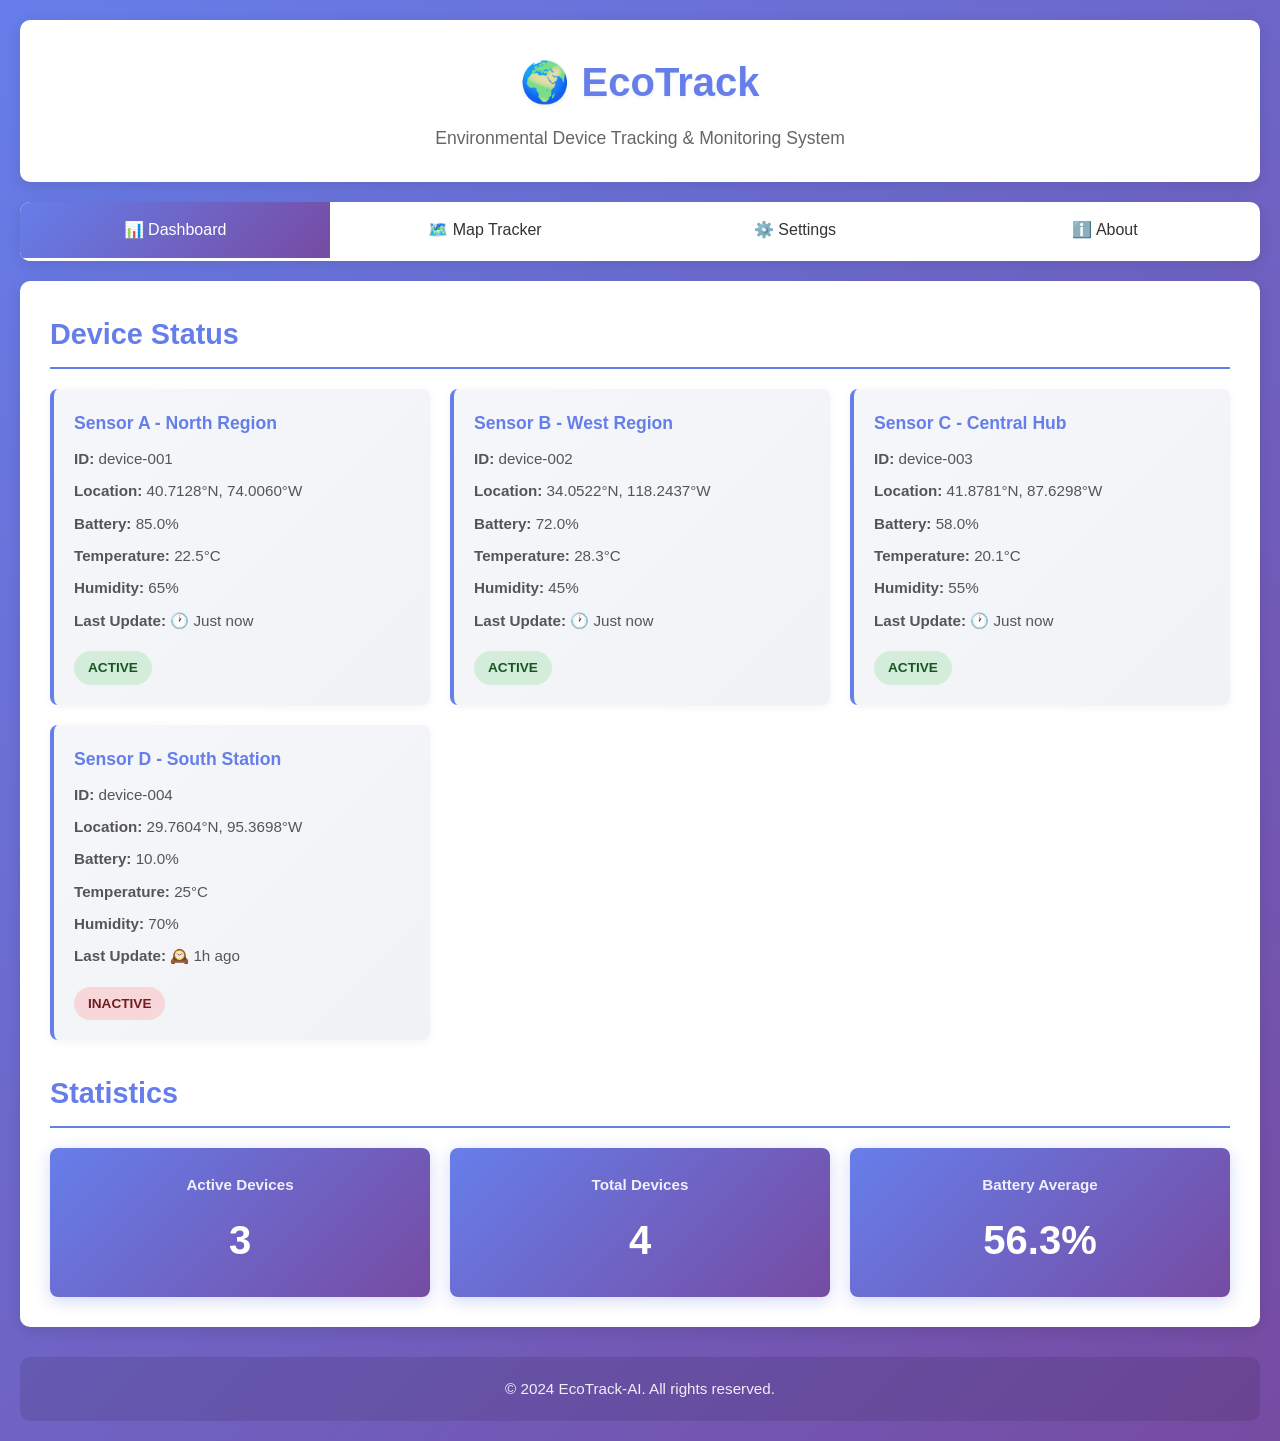
<file: frontend/index.html>
<!DOCTYPE html>
<html lang="en">
<head>
    <meta charset="UTF-8">
    <meta name="viewport" content="width=device-width, initial-scale=1.0">
    <title>EcoTrack - Environmental Tracking System</title>
    <link rel="stylesheet" href="css/desktop.css">
</head>
<body>
    <div class="container">
        <header>
            <h1>🌍 EcoTrack</h1>
            <p>Environmental Device Tracking & Monitoring System</p>
        </header>
        
        <nav>
            <ul>
                <li><a href="index.html" class="active">📊 Dashboard</a></li>
                <li><a href="pages/map-tracker.html">🗺️ Map Tracker</a></li>
                <li><a href="#">⚙️ Settings</a></li>
                <li><a href="#">ℹ️ About</a></li>
            </ul>
        </nav>
        
        <main>
            <section class="dashboard">
                <h2>Device Status</h2>
                <div id="device-list" class="device-list">
                    <p style="text-align: center; color: #666;">Loading devices...</p>
                </div>
            </section>
            
            <section class="stats">
                <h2>Statistics</h2>
                <div class="stat-cards">
                    <div class="stat-card">
                        <h3>Active Devices</h3>
                        <p id="active-count" class="stat-value">0</p>
                    </div>
                    <div class="stat-card">
                        <h3>Total Devices</h3>
                        <p id="total-count" class="stat-value">0</p>
                    </div>
                    <div class="stat-card">
                        <h3>Battery Average</h3>
                        <p id="battery-avg" class="stat-value">0%</p>
                    </div>
                </div>
            </section>
        </main>
        
        <footer>
            <p>&copy; 2024 EcoTrack-AI. All rights reserved.</p>
        </footer>
    </div>
    
    <script src="app-js/device-tracker.js"></script>
</body>
</html>
</file>
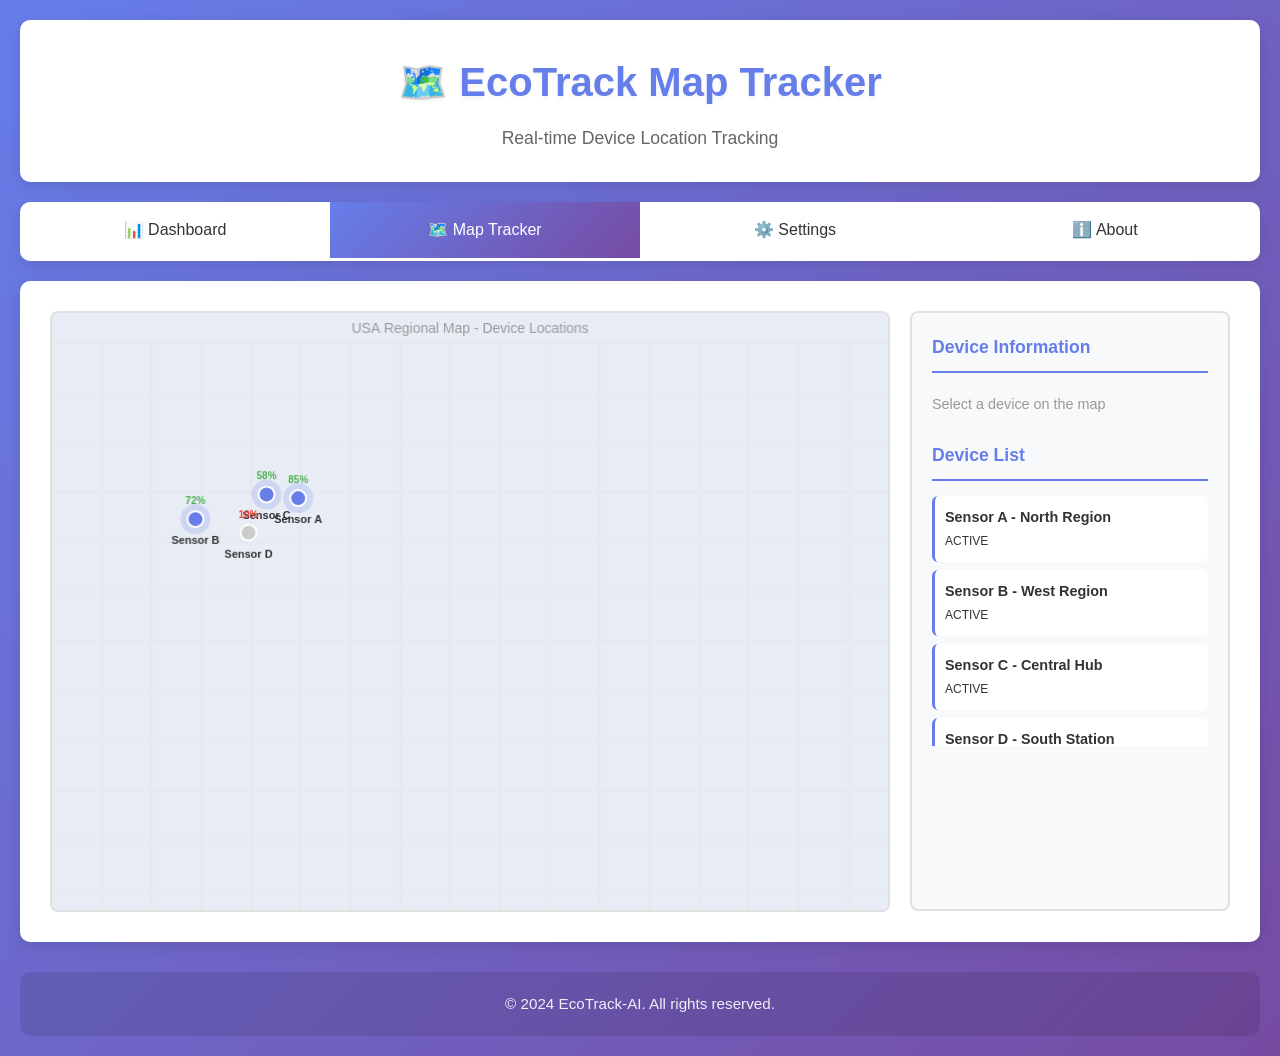
<file: frontend/pages/map-tracker.html>
<!DOCTYPE html>
<html lang="en">
<head>
    <meta charset="UTF-8">
    <meta name="viewport" content="width=device-width, initial-scale=1.0">
    <title>Map Tracker - EcoTrack</title>
    <link rel="stylesheet" href="../css/desktop.css">
</head>
<body>
    <div class="container">
        <header>
            <h1>🗺️ EcoTrack Map Tracker</h1>
            <p>Real-time Device Location Tracking</p>
        </header>
        
        <nav>
            <ul>
                <li><a href="../index.html">📊 Dashboard</a></li>
                <li><a href="map-tracker.html" class="active">🗺️ Map Tracker</a></li>
                <li><a href="#">⚙️ Settings</a></li>
                <li><a href="#">ℹ️ About</a></li>
            </ul>
        </nav>
        
        <main>
            <section class="map-container">
                <div id="map" class="map-display">
                    <!-- Map will be rendered here -->
                </div>
                
                <aside class="device-info">
                    <h3>Device Information</h3>
                    <div id="device-details" class="details-list">
                        <p style="color: #999;">Select a device on the map</p>
                    </div>
                    
                    <h3 style="margin-top: 20px;">Device List</h3>
                    <div id="device-list-sidebar" class="device-list-sidebar">
                        <p style="color: #999;">Loading devices...</p>
                    </div>
                </aside>
            </section>
        </main>
        
        <footer>
            <p>&copy; 2024 EcoTrack-AI. All rights reserved.</p>
        </footer>
    </div>
    
    <script src="../app-js/device-tracker.js"></script>
    <script src="../app-js/map.js"></script>
</body>
</html>
</file>
<file: frontend/css/desktop.css>
/* EcoTrack Desktop Stylesheet */

* {
    margin: 0;
    padding: 0;
    box-sizing: border-box;
}

body {
    font-family: 'Segoe UI', Tahoma, Geneva, Verdana, sans-serif;
    background: linear-gradient(135deg, #667eea 0%, #764ba2 100%);
    color: #333;
    line-height: 1.6;
    min-height: 100vh;
}

.container {
    max-width: 1400px;
    margin: 0 auto;
    padding: 20px;
}

/* Header Styles */
header {
    background: white;
    padding: 30px;
    border-radius: 10px;
    box-shadow: 0 4px 15px rgba(0, 0, 0, 0.1);
    margin-bottom: 20px;
    text-align: center;
}

header h1 {
    color: #667eea;
    font-size: 2.5em;
    margin-bottom: 10px;
    text-shadow: 0 2px 4px rgba(0, 0, 0, 0.05);
}

header p {
    color: #666;
    font-size: 1.1em;
}

/* Navigation Styles */
nav {
    background: white;
    padding: 0;
    border-radius: 10px;
    overflow: hidden;
    box-shadow: 0 4px 15px rgba(0, 0, 0, 0.1);
    margin-bottom: 20px;
}

nav ul {
    list-style: none;
    display: flex;
    justify-content: center;
    flex-wrap: wrap;
}

nav li {
    flex: 1;
    min-width: 150px;
    text-align: center;
}

nav a {
    display: block;
    padding: 15px 20px;
    text-decoration: none;
    color: #333;
    transition: all 0.3s ease;
    border-bottom: 3px solid transparent;
    font-weight: 500;
}

nav a:hover,
nav a.active {
    background: linear-gradient(135deg, #667eea 0%, #764ba2 100%);
    color: white;
    border-bottom-color: #fff;
}

/* Main Content */
main {
    background: white;
    padding: 30px;
    border-radius: 10px;
    box-shadow: 0 4px 15px rgba(0, 0, 0, 0.1);
}

main h2 {
    color: #667eea;
    margin-bottom: 20px;
    font-size: 1.8em;
    border-bottom: 2px solid #667eea;
    padding-bottom: 10px;
}

/* Dashboard Styles */
.dashboard {
    width: 100%;
}

.device-list {
    display: grid;
    grid-template-columns: repeat(auto-fill, minmax(300px, 1fr));
    gap: 20px;
    margin-bottom: 30px;
}

.device-item {
    background: linear-gradient(135deg, #f5f7fa 0%, #f0f2f5 100%);
    padding: 20px;
    border-radius: 8px;
    border-left: 4px solid #667eea;
    transition: all 0.3s ease;
    box-shadow: 0 2px 8px rgba(0, 0, 0, 0.05);
}

.device-item:hover {
    transform: translateY(-5px);
    box-shadow: 0 8px 16px rgba(102, 126, 234, 0.2);
    border-left-color: #764ba2;
}

.device-item h3 {
    color: #667eea;
    margin-bottom: 10px;
    font-size: 1.1em;
}

.device-item p {
    color: #555;
    font-size: 0.95em;
    margin: 8px 0;
}

.status-badge {
    display: inline-block;
    padding: 6px 14px;
    border-radius: 20px;
    font-size: 0.85em;
    font-weight: bold;
    margin-top: 10px;
    text-transform: uppercase;
}

.status-badge.active {
    background: #d4edda;
    color: #155724;
}

.status-badge.inactive {
    background: #f8d7da;
    color: #721c24;
}

/* Stats Section */
.stats {
    margin-top: 30px;
}

.stat-cards {
    display: grid;
    grid-template-columns: repeat(auto-fit, minmax(200px, 1fr));
    gap: 20px;
    margin-top: 20px;
}

.stat-card {
    background: linear-gradient(135deg, #667eea 0%, #764ba2 100%);
    color: white;
    padding: 25px;
    border-radius: 8px;
    text-align: center;
    box-shadow: 0 4px 15px rgba(102, 126, 234, 0.3);
}

.stat-card h3 {
    font-size: 0.95em;
    margin-bottom: 10px;
    opacity: 0.9;
}

.stat-value {
    font-size: 2.5em;
    font-weight: bold;
}

/* Map Tracker Styles */
.map-container {
    display: grid;
    grid-template-columns: 1fr 320px;
    gap: 20px;
    min-height: 600px;
}

.map-display {
    background: linear-gradient(135deg, #e8edf5 0%, #f5e6ff 100%);
    border-radius: 8px;
    overflow: hidden;
    box-shadow: inset 0 2px 8px rgba(0, 0, 0, 0.1);
    position: relative;
    border: 2px solid #e0e0e0;
}

.map-display canvas {
    width: 100% !important;
    height: 100% !important;
    display: block;
}

.device-info {
    background: #f8f9fa;
    padding: 20px;
    border-radius: 8px;
    border: 2px solid #e0e0e0;
    overflow-y: auto;
    max-height: 600px;
}

.device-info h3 {
    color: #667eea;
    margin-bottom: 15px;
    padding-bottom: 10px;
    border-bottom: 2px solid #667eea;
    font-size: 1.1em;
}

.details-list {
    display: flex;
    flex-direction: column;
    gap: 10px;
}

.details-list p {
    color: #555;
    font-size: 0.9em;
    margin: 5px 0;
}

.device-list-sidebar {
    display: flex;
    flex-direction: column;
    gap: 8px;
    max-height: 250px;
    overflow-y: auto;
}

.device-list-sidebar .device-item-small {
    background: white;
    padding: 10px;
    border-radius: 6px;
    border-left: 3px solid #667eea;
    cursor: pointer;
    font-size: 0.9em;
    transition: all 0.2s ease;
}

.device-list-sidebar .device-item-small:hover {
    background: #f0f2f5;
    transform: translateX(5px);
}

/* Footer Styles */
footer {
    text-align: center;
    padding: 20px;
    color: rgba(255, 255, 255, 0.9);
    margin-top: 30px;
    background: rgba(0, 0, 0, 0.1);
    border-radius: 10px;
    font-size: 0.95em;
}

/* Responsive Design */
@media (max-width: 1024px) {
    .map-container {
        grid-template-columns: 1fr;
        min-height: auto;
    }
    
    .device-info {
        max-height: none;
    }
}

@media (max-width: 768px) {
    .container {
        padding: 10px;
    }
    
    header h1 {
        font-size: 1.8em;
    }
    
    nav ul {
        flex-direction: column;
    }
    
    nav li {
        min-width: 100%;
    }
    
    .device-list {
        grid-template-columns: 1fr;
    }
    
    .stat-cards {
        grid-template-columns: 1fr;
    }
    
    main {
        padding: 15px;
    }
}

@media (max-width: 480px) {
    header {
        padding: 15px;
    }
    
    header h1 {
        font-size: 1.4em;
    }
    
    header p {
        font-size: 0.9em;
    }
    
    nav a {
        padding: 10px 8px;
        font-size: 0.85em;
    }
    
    main {
        padding: 10px;
    }
    
    main h2 {
        font-size: 1.3em;
    }
}

/* Loading Animation */
@keyframes pulse {
    0%, 100% {
        opacity: 1;
    }
    50% {
        opacity: 0.5;
    }
}

.loading {
    animation: pulse 1.5s ease-in-out infinite;
}

/* Scrollbar Styling */
::-webkit-scrollbar {
    width: 8px;
    height: 8px;
}

::-webkit-scrollbar-track {
    background: #f1f1f1;
    border-radius: 10px;
}

::-webkit-scrollbar-thumb {
    background: #667eea;
    border-radius: 10px;
}

::-webkit-scrollbar-thumb:hover {
    background: #764ba2;
}
</file>
